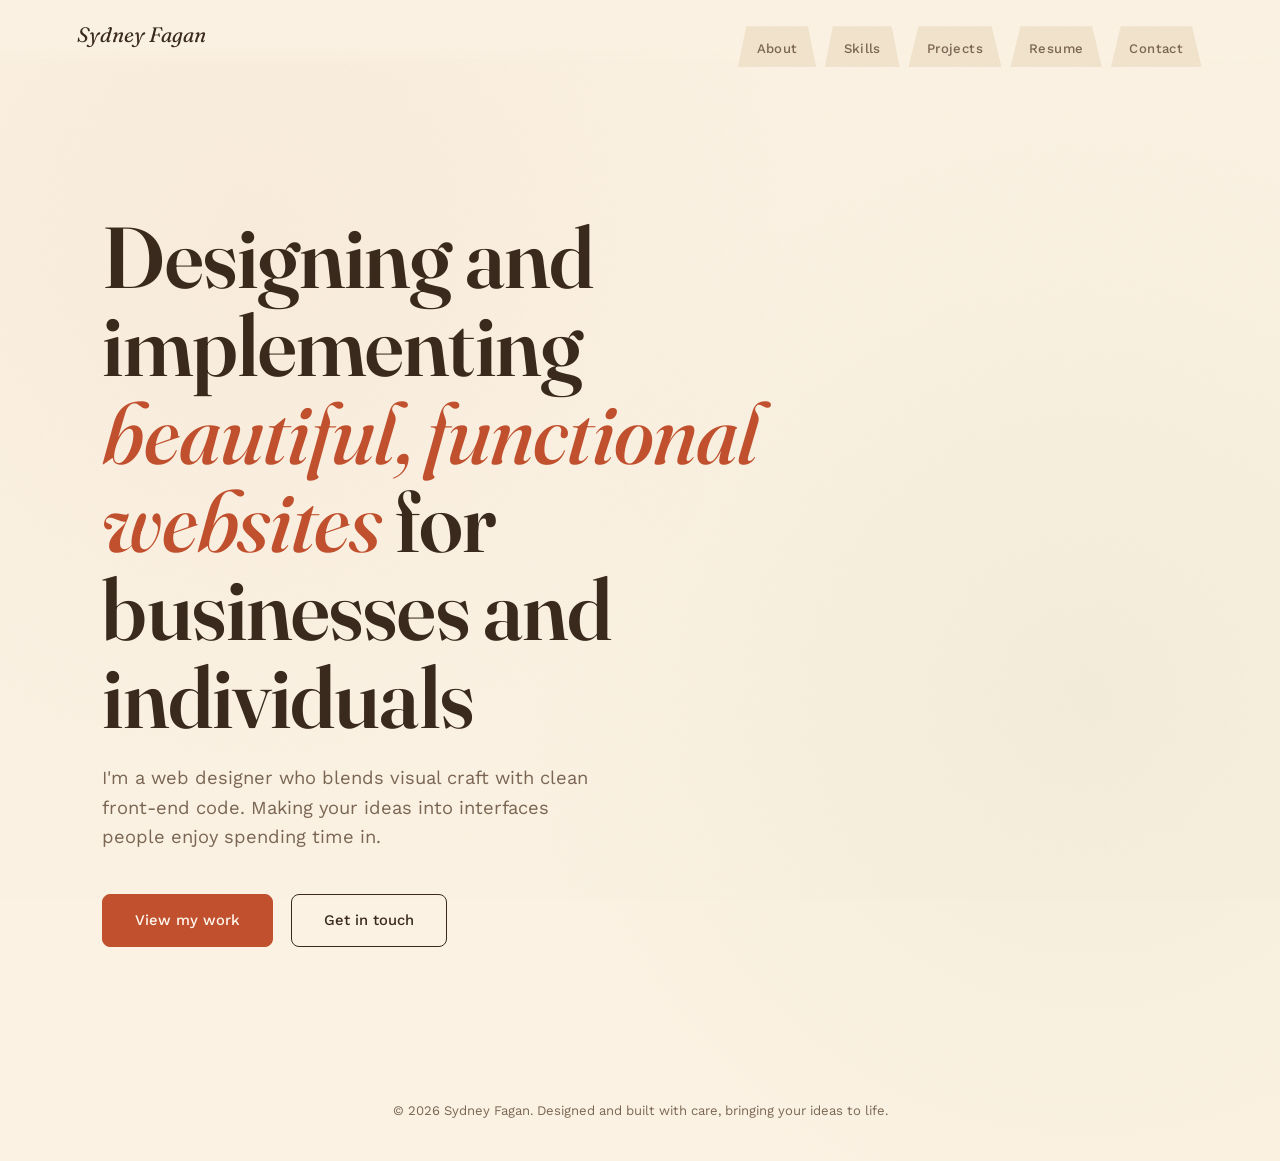
<file: index.html>
<!doctype html>
<html lang="en">
  <head>
    <meta charset="UTF-8" />
    <meta name="viewport" content="width=device-width, initial-scale=1.0" />
    <title>Sydney Fagan — Web Designer</title>
    <link rel="stylesheet" href="styles.css" />
  </head>
  <body>
    <div class="grain"></div>

    <nav>
      <a href="index.html" class="logo">Sydney Fagan</a>
      <div class="tabs">
        <a href="about.html" class="tab">About</a>
        <a href="skills.html" class="tab">Skills</a>
        <a href="projects.html" class="tab">Projects</a>
        <a href="resume.html" class="tab">Resume</a>
        <a href="contact.html" class="tab">Contact</a>
      </div>
    </nav>

    <main style="padding: top 3px">
      <section class="hero">
        <div class="hero-leaves" id="heroLeaves"></div>
        <h1>
          Designing and implementing <em>beautiful, functional websites</em> for
          businesses and individuals
        </h1>
        <p class="role">
          I'm a web designer who blends visual craft with clean front-end code.
          Making your ideas into interfaces people enjoy spending time in.
        </p>
        <div class="cta-row">
          <a href="projects.html" class="btn solid">View my work</a>
          <a href="contact.html" class="btn outline">Get in touch</a>
        </div>
      </section>
    </main>

    <footer>
      &copy; <span id="year"></span> Sydney Fagan. Designed and built with care,
      bringing your ideas to life.
    </footer>

    <script src="script.js"></script>
  </body>
</html>
</file>
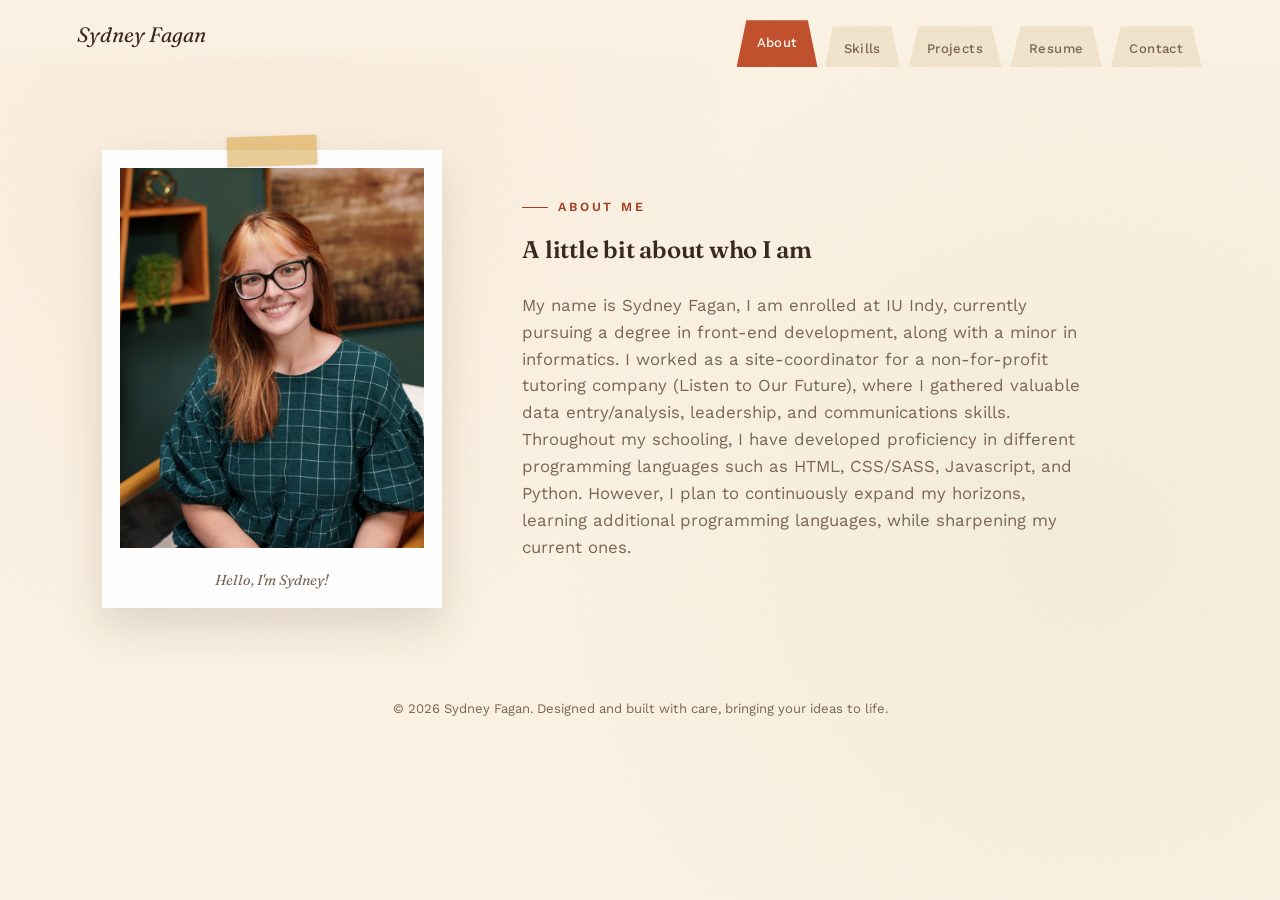
<file: about.html>
<!doctype html>
<html lang="en">
  <head>
    <meta charset="UTF-8" />
    <meta name="viewport" content="width=device-width, initial-scale=1.0" />
    <title>About — Sydney Fagan</title>
    <link rel="stylesheet" href="styles.css" />
  </head>
  <body>
    <div class="grain"></div>

    <nav>
      <a href="index.html" class="logo">Sydney Fagan</a>
      <div class="tabs">
        <a href="about.html" class="tab active">About</a>
        <a href="skills.html" class="tab">Skills</a>
        <a href="projects.html" class="tab">Projects</a>
        <a href="resume.html" class="tab">Resume</a>
        <a href="contact.html" class="tab">Contact</a>
      </div>
    </nav>

    <main>
      <div class="about-grid">
        <figure class="photo-frame reveal">
          <div class="tape"></div>
          <div class="frame-inner">
          <img src="PFP.jpg" alt="Sydney Fagan" />
      
              <circle
                cx="50"
                cy="38"
                r="20"
                stroke="#fff8ee"
                stroke-width="2.5"
              />
              <path
                d="M15 92c5-22 22-32 35-32s30 10 35 32"
                stroke="#fff8ee"
                stroke-width="2.5"
              />
            </svg>
          </div>
          <figcaption>Hello, I'm Sydney!</figcaption>
        </figure>
        <div class="about-text reveal">
          <div class="eyebrow">About Me</div>
          <h2 style="margin-bottom: 22px">A little bit about who I am</h2>
          <p> 
My name is Sydney Fagan, I am enrolled at IU Indy, currently pursuing a degree in front-end development, along with a minor in informatics. I worked as a site-coordinator for a non-for-profit tutoring company (Listen to Our Future), where I gathered valuable data entry/analysis, leadership, and communications skills.

Throughout my schooling, I have developed proficiency in different programming languages such as HTML, CSS/SASS, Javascript, and Python. However, I plan to continuously expand my horizons, learning additional programming languages, while sharpening my current ones.
          </p>
        </div>
      </div>
    </main>

    <footer>
      &copy; <span id="year"></span> Sydney Fagan. Designed and built with care, bringing your ideas to life.
    </footer>

    <script src="script.js"></script>
  </body>
</html>
</file>
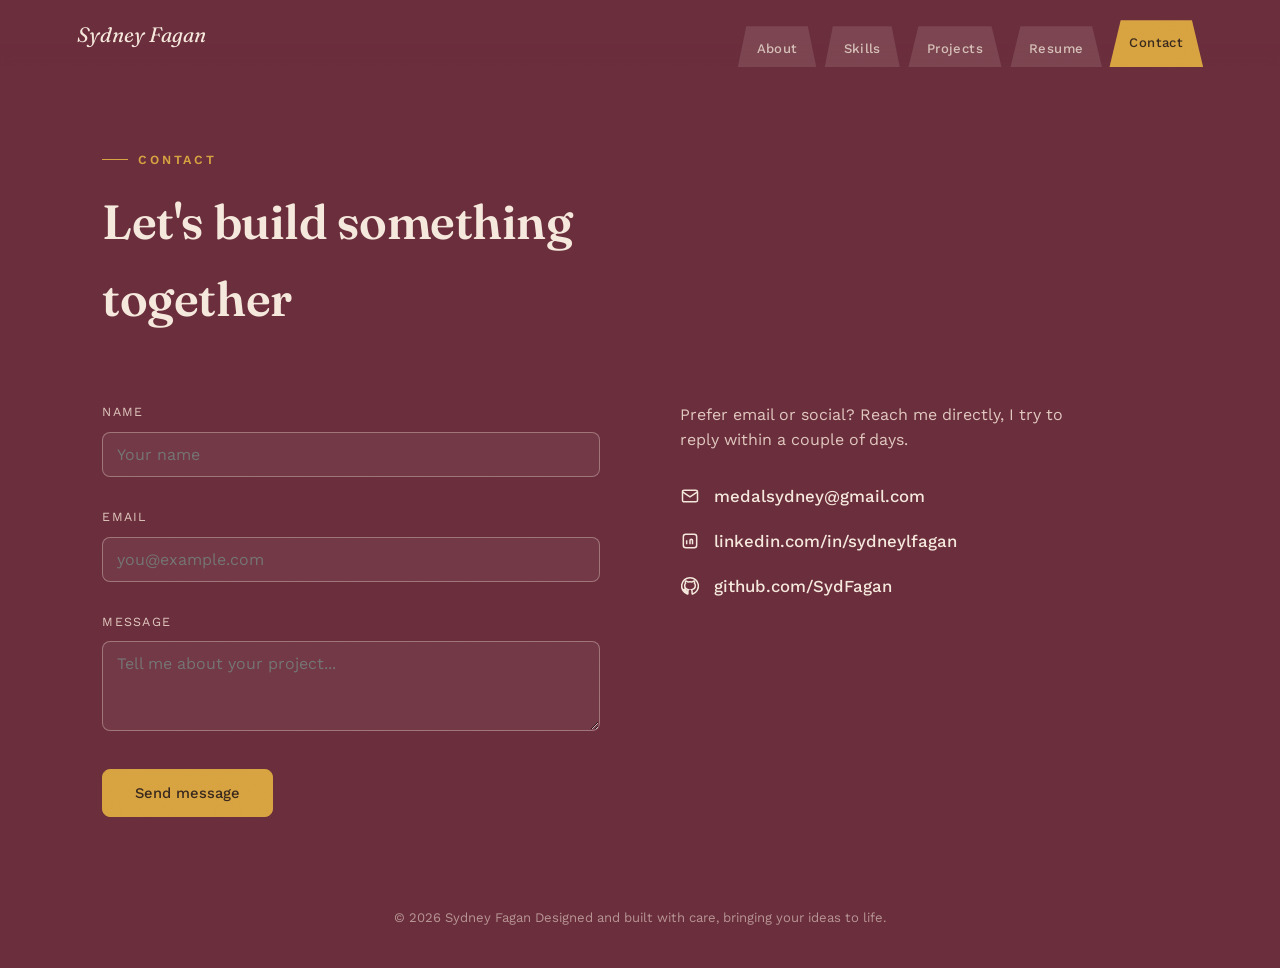
<file: contact.html>
<!doctype html>
<html lang="en">
  <head>
    <meta charset="UTF-8" />
    <meta name="viewport" content="width=device-width, initial-scale=1.0" />
    <title>Contact — Sydney Fagan</title>
    <link rel="stylesheet" href="styles.css" />
  </head>
  <body class="contact-page">
    <div class="grain"></div>

    <nav>
      <a href="index.html" class="logo">Sydney Fagan</a>
      <div class="tabs">
        <a href="about.html" class="tab">About</a>
        <a href="skills.html" class="tab">Skills</a>
        <a href="projects.html" class="tab">Projects</a>
        <a href="resume.html" class="tab">Resume</a>
        <a href="contact.html" class="tab active">Contact</a>
      </div>
    </nav>

    <main>
      <div class="section-head reveal">
        <div class="eyebrow">Contact</div>
        <h2>Let's build something together</h2>
      </div>

      <div class="contact-grid">
        <form
          class="reveal"
          action="mailto:medalsydney@gmail.com"
          method="post"
          enctype="text/plain"
        >
          <div class="field">
            <label for="name">Name</label>
            <input
              id="name"
              name="name"
              type="text"
              placeholder="Your name"
              required
            />
          </div>
          <div class="field">
            <label for="email">Email</label>
            <input
              id="email"
              name="email"
              type="email"
              placeholder="you@example.com"
              required
            />
          </div>
          <div class="field">
            <label for="message">Message</label>
            <textarea
              id="message"
              name="message"
              placeholder="Tell me about your project..."
              required
            ></textarea>
          </div>
          <button type="submit" class="btn solid">Send message</button>
        </form>
        <div class="contact-info reveal">
          <p>
            Prefer email or social? Reach me directly, I try to reply within a
            couple of days.
          </p>
          <div class="contact-links">
            <a href="mailto:medalsydney@gmail.com"
              ><svg
                viewBox="0 0 24 24"
                fill="none"
                stroke="currentColor"
                stroke-width="1.8"
              >
                <rect x="3" y="5" width="18" height="14" rx="2" />
                <path d="M3 7l9 6 9-6" />
              </svg>
              medalsydney@gmail.com</a
            >
            <a href="https://linkedin.com/in/sydneylfagan"
              ><svg
                viewBox="0 0 24 24"
                fill="none"
                stroke="currentColor"
                stroke-width="1.8"
              >
                <rect x="4" y="4" width="16" height="16" rx="3" />
                <path d="M8 11v5M8 8v.01M12 16v-5M12 11c0-1.5 3-1.5 3 0v5" />
              </svg>
              linkedin.com/in/sydneylfagan</a
            >
            <a href="https://github.com/SydFagan"
              ><svg
                viewBox="0 0 24 24"
                fill="none"
                stroke="currentColor"
                stroke-width="1.8"
              >
                <path
                  d="M12 2a10 10 0 00-3.16 19.5c.5.1.68-.22.68-.48v-1.7c-2.78.6-3.37-1.34-3.37-1.34-.46-1.16-1.11-1.47-1.11-1.47-.9-.62.07-.6.07-.6 1 .07 1.53 1.03 1.53 1.03.9 1.52 2.34 1.08 2.91.83.09-.65.35-1.08.63-1.33-2.22-.25-4.56-1.11-4.56-4.93 0-1.09.39-1.98 1.03-2.68-.1-.25-.45-1.27.1-2.65 0 0 .84-.27 2.75 1.02a9.6 9.6 0 015 0c1.91-1.29 2.75-1.02 2.75-1.02.55 1.38.2 2.4.1 2.65.64.7 1.03 1.59 1.03 2.68 0 3.83-2.34 4.68-4.57 4.92.36.31.68.92.68 1.85v2.75c0 .26.18.58.69.48A10 10 0 0012 2z"
                />
              </svg>
              github.com/SydFagan</a
            >
          </div>
        </div>
      </div>
    </main>

    <footer>
      &copy; <span id="year"></span> Sydney Fagan Designed and built with care,
      bringing your ideas to life.
    </footer>

    <script src="script.js"></script>
  </body>
</html>
</file>
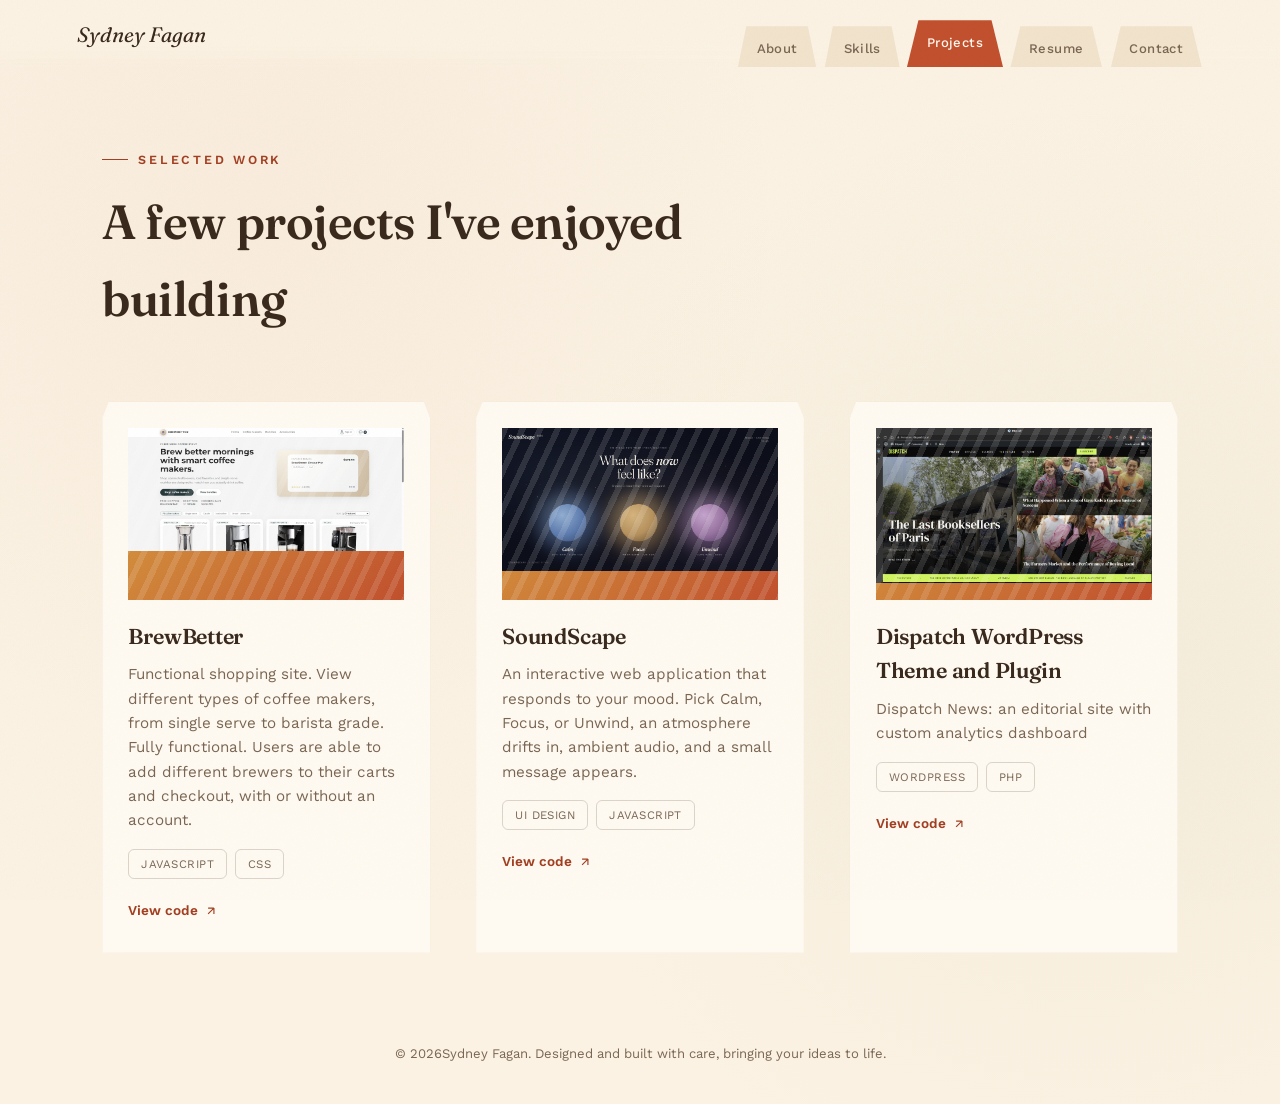
<file: projects.html>
<!doctype html>
<html lang="en">
  <head>
    <meta charset="UTF-8" />
    <meta name="viewport" content="width=device-width, initial-scale=1.0" />
    <title>Projects — Sydney Fagan</title>
    <link rel="stylesheet" href="styles.css" />
  </head>
  <body>
    <div class="grain"></div>

    <nav>
      <a href="index.html" class="logo">Sydney Fagan</a>
      <div class="tabs">
        <a href="about.html" class="tab">About</a>
        <a href="skills.html" class="tab">Skills</a>
        <a href="projects.html" class="tab active">Projects</a>
        <a href="resume.html" class="tab">Resume</a>
        <a href="contact.html" class="tab">Contact</a>
      </div>
    </nav>

    <main>
      <div class="section-head reveal">
        <div class="eyebrow">Selected Work</div>
        <h2>A few projects I've enjoyed building</h2>
      </div>

      <div class="project-grid">
        <article class="postcard reveal" style="--r: -1.5deg">
          <div class="thumb">
            <img src="BrewBetter.png" alt="Project One screenshot" />
          </div>
          <h3>BrewBetter</h3>
          <p>
            Functional shopping site. View different types of coffee makers,
            from single serve to barista grade. Fully functional. Users are able
            to add different brewers to their carts and checkout, with or
            without an account.
          </p>
          <div class="tag-row"><span>JavaScript</span><span>CSS</span></div>
          <a
            href="https://github.com/SydFagan/final"
            target="_blank"
            rel="noopener"
            class="view-link"
            >View code
            <svg
              viewBox="0 0 24 24"
              fill="none"
              stroke="currentColor"
              stroke-width="2"
            >
              <path d="M7 17L17 7M17 7H7M17 7V17" /></svg
          ></a>
        </article>

        <!-- Example: a project that only exists as code (e.g. a GitHub repo) with no live demo -->
        <article class="postcard reveal" style="--r: 1.2deg">
          <div class="thumb">
            <img src="SoundScape.png" alt="Project Two screenshot" />
          </div>
          <h3>SoundScape</h3>
          <p>
            An interactive web application that responds to your mood. Pick
            Calm, Focus, or Unwind, an atmosphere drifts in, ambient audio, and
            a small message appears.
          </p>
          <div class="tag-row">
            <span>UI Design</span><span>JavaScript</span>
          </div>
          <a
            href="https://github.com/SydFagan/SoundScape"
            target="_blank"
            rel="noopener"
            class="view-link"
            >View code
            <svg
              viewBox="0 0 24 24"
              fill="none"
              stroke="currentColor"
              stroke-width="2"
            >
              <path d="M7 17L17 7M17 7H7M17 7V17" /></svg
          ></a>
        </article>

        <article class="postcard reveal" style="--r: -1deg">
          <div class="thumb">
            <img src="Dispatch.png" alt="Project Three screenshot" />
          </div>
          <h3>Dispatch WordPress Theme and Plugin</h3>
          <p>
            Dispatch News: an editorial site with custom analytics dashboard
          </p>
          <div class="tag-row"><span>WordPress</span><span>PHP</span></div>
          <a
            href="https://sydfagan.github.io/sp26-413-final-project/"
            target="_blank"
            rel="noopener"
            class="view-link"
            >View code
            <svg
              viewBox="0 0 24 24"
              fill="none"
              stroke="currentColor"
              stroke-width="2"
            >
              <path d="M7 17L17 7M17 7H7M17 7V17" /></svg
          ></a>
        </article>
      </div>
    </main>

    <footer>
      &copy; <span id="year"></span>Sydney Fagan. Designed and built with care,
      bringing your ideas to life.
    </footer>

    <script src="script.js"></script>
  </body>
</html>
</file>
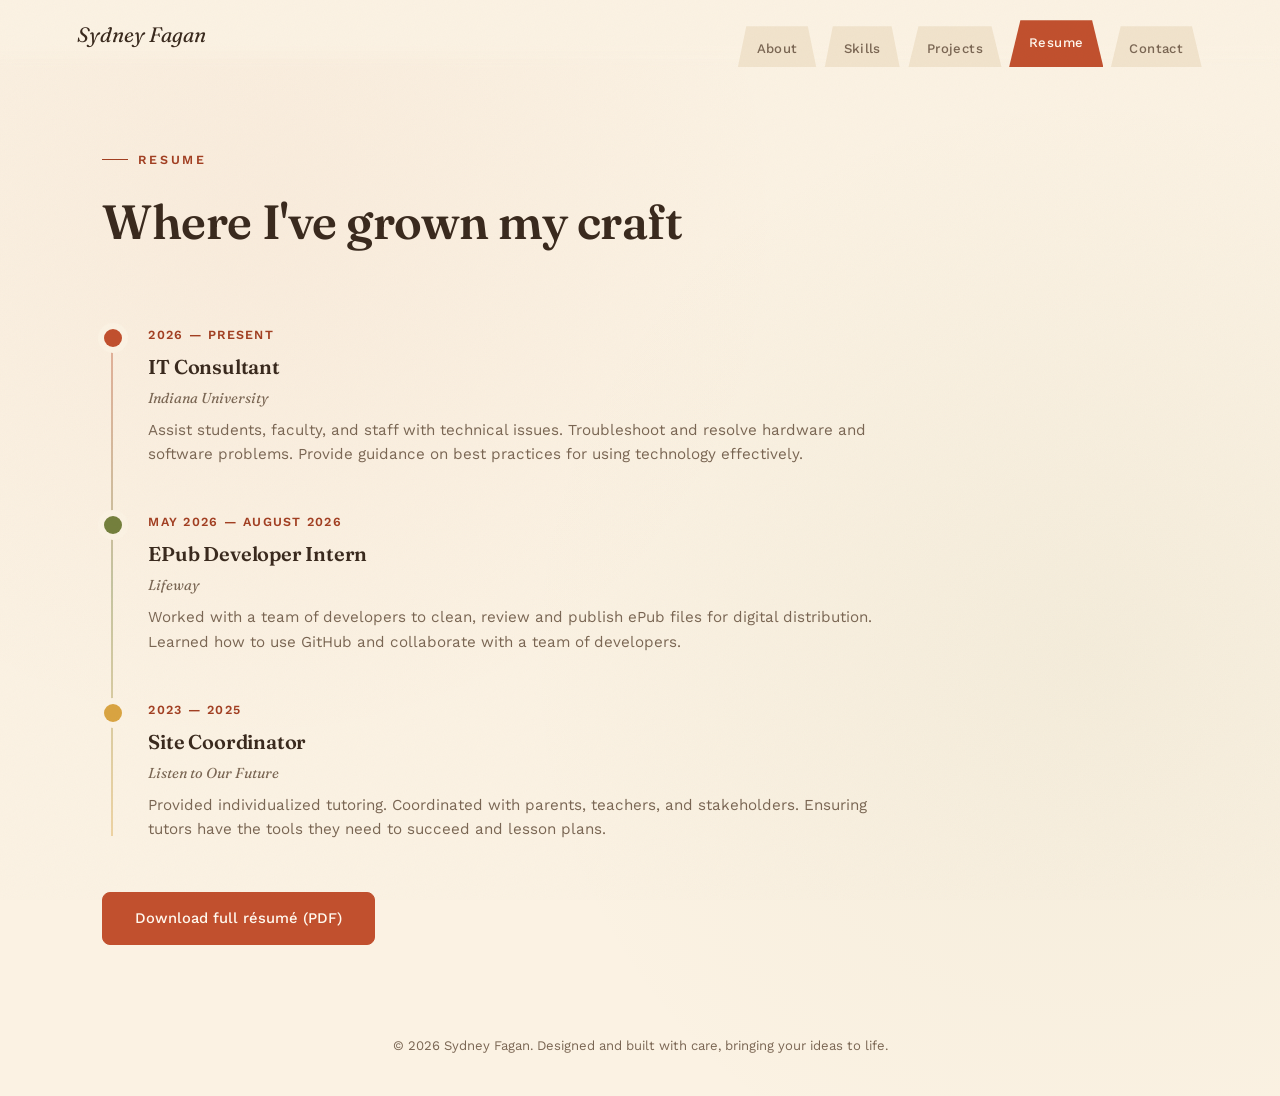
<file: resume.html>
<!doctype html>
<html lang="en">
  <head>
    <meta charset="UTF-8" />
    <meta name="viewport" content="width=device-width, initial-scale=1.0" />
    <title>Resume — Sydney Fagan</title>
    <link rel="stylesheet" href="styles.css" />
  </head>
  <body>
    <div class="grain"></div>

    <nav>
      <a href="index.html" class="logo">Sydney Fagan</a>
      <div class="tabs">
        <a href="about.html" class="tab">About</a>
        <a href="skills.html" class="tab">Skills</a>
        <a href="projects.html" class="tab">Projects</a>
        <a href="resume.html" class="tab active">Resume</a>
        <a href="contact.html" class="tab">Contact</a>
      </div>
    </nav>

    <main>
      <div class="section-head reveal">
        <div class="eyebrow">Resume</div>
        <h2>Where I've grown my craft</h2>
      </div>

      <div class="timeline">
        <div class="t-item reveal">
          <div class="t-date">2026 — Present</div>
          <h3>IT Consultant</h3>
          <div class="t-org">Indiana University</div>
          <p>
            Assist students, faculty, and staff with technical issues.
            Troubleshoot and resolve hardware and software problems. Provide
            guidance on best practices for using technology effectively.
          </p>
        </div>
        <div class="t-item reveal">
          <div class="t-date">May 2026 — August 2026</div>
          <h3>EPub Developer Intern</h3>
          <div class="t-org">Lifeway</div>
          <p>
            Worked with a team of developers to clean, review and publish ePub
            files for digital distribution. Learned how to use GitHub and
            collaborate with a team of developers.
          </p>
        </div>
        <div class="t-item reveal">
          <div class="t-date">2023 — 2025</div>
          <h3>Site Coordinator</h3>
          <div class="t-org">Listen to Our Future</div>
          <p>
            Provided individualized tutoring. Coordinated with parents,
            teachers, and stakeholders. Ensuring tutors have the tools they need
            to succeed and lesson plans.
          </p>
        </div>
      </div>

      <div class="resume-cta reveal">
        <a href="Sydney Fagan Resume.docx" class="btn solid" download
          >Download full résumé (PDF)</a
        >
      </div>
    </main>

    <footer>
      &copy; <span id="year"></span> Sydney Fagan. Designed and built with care,
      bringing your ideas to life.
    </footer>

    <script src="script.js"></script>
  </body>
</html>
</file>
<file: styles.css>
@import url('https://fonts.googleapis.com/css2?family=Fraunces:ital,opsz,wght@0,9..144,300;0,9..144,500;0,9..144,600;1,9..144,500;1,9..144,600&family=Work+Sans:wght@300;400;500;600&display=swap');

:root{
  --paper: #FBF2E3;
  --paper-alt: #F1E3CC;
  --paper-deep: #E9D8B8;
  --ink: #3A2A1E;
  --ink-soft: #7A6653;
  --rust: #C1502E;
  --rust-deep: #A23F22;
  --gold: #D9A441;
  --moss: #74803D;
  --plum: #6B2E3D;
  --line: rgba(58,42,30,0.18);
  --shadow: rgba(58,42,30,0.14);
}

*{margin:0;padding:0;box-sizing:border-box;}
html{scroll-behavior:smooth;}
body{
  background: var(--paper);
  color: var(--ink);
  font-family:'Work Sans', sans-serif;
  font-weight: 400;
  line-height: 1.6;
  overflow-x:hidden;
  background-image:
    radial-gradient(circle at 20% 20%, rgba(193,80,46,0.04), transparent 40%),
    radial-gradient(circle at 85% 60%, rgba(116,128,61,0.05), transparent 45%);
  min-height:100vh;
}
h1,h2,h3,h4{
  font-family:'Fraunces', serif;
  font-weight: 600;
  letter-spacing: -0.01em;
  color: var(--ink);
}
a{ color:inherit; text-decoration:none; }
img{ max-width:100%; display:block; }
main{ padding: 150px 8vw 60px; }
.eyebrow{
  font-family:'Work Sans', sans-serif;
  font-size:0.78rem; letter-spacing:0.22em; text-transform:uppercase;
  color: var(--rust-deep); font-weight:600; margin-bottom:14px;
  display:flex; align-items:center; gap:10px;
}
.eyebrow::before{ content:""; width:26px; height:1px; background:var(--rust-deep); display:inline-block; }

.leaf{ border-radius: 0% 100% 0% 100%; display:inline-block; }

.grain{
  position:fixed; inset:0; pointer-events:none; z-index:500;
  opacity:0.035; mix-blend-mode:multiply;
  background-image:url("data:image/svg+xml,%3Csvg xmlns='http://www.w3.org/2000/svg' width='120' height='120'%3E%3Cfilter id='n'%3E%3CfeTurbulence type='fractalNoise' baseFrequency='0.9' numOctaves='2' stitchTiles='stitch'/%3E%3C/filter%3E%3Crect width='100%25' height='100%25' filter='url(%23n)'/%3E%3C/svg%3E");
}

/* ---------- Nav ---------- */
nav{
  position:fixed; top:0; left:0; right:0; z-index:200;
  display:flex; align-items:flex-end; justify-content:space-between;
  padding: 18px 6vw 0;
  background: linear-gradient(to bottom, var(--paper) 65%, transparent);
  backdrop-filter: blur(6px);
}
.logo{ font-family:'Fraunces', serif; font-style:italic; font-size:1.3rem; padding-bottom:16px; white-space:nowrap; }
.tabs{ display:flex; gap:6px; overflow-x:auto; scrollbar-width:none; }
.tabs::-webkit-scrollbar{ display:none; }
.tab{
  font-family:'Work Sans', sans-serif; font-size:0.82rem; font-weight:500; letter-spacing:0.03em;
  padding: 12px 20px 14px; background: var(--paper-alt); color: var(--ink-soft);
  clip-path: polygon(12% 0%, 88% 0%, 100% 100%, 0% 100%);
  transition: background 0.35s ease, color 0.35s ease, transform 0.3s ease;
  white-space:nowrap; transform: translateY(6px);
}
.tab:hover{ color: var(--ink); transform: translateY(0px); }
.tab.active{ background: var(--rust); color:#fff8ee; transform: translateY(0px); }

/* ---------- Buttons: plain bordered rectangles ---------- */
.btn{
  font-family:'Work Sans', sans-serif;
  font-weight:500; font-size:0.92rem;
  padding: 14px 32px;
  border-radius: 8px;
  border: 1.5px solid var(--ink);
  transition: background 0.3s ease, color 0.3s ease, border-color 0.3s ease, transform 0.3s ease;
  display:inline-block;
  cursor:pointer;
  background: transparent;
  color: var(--ink);
}
.btn.solid{ background: var(--rust); border-color: var(--rust); color:#fff8ee; }
.btn.solid:hover{ background: var(--rust-deep); border-color: var(--rust-deep); transform: translateY(-2px); }
.btn.outline:hover{ background: var(--ink); color: var(--paper); transform: translateY(-2px); }

/* ---------- reveal on scroll ---------- */
.reveal{ opacity:0; transform: translateY(28px); transition: opacity 0.9s cubic-bezier(.22,1,.36,1), transform 0.9s cubic-bezier(.22,1,.36,1); }
.reveal.in{ opacity:1; transform: translateY(0); }

/* ---------- section header ---------- */
.section-head{ max-width: 60ch; margin-bottom: 64px; }
.section-head h2{ font-size: clamp(2rem, 4vw, 3rem); }

/* ---------- Hero (home page) ---------- */
.hero{
  min-height: calc(100vh - 40px);
  display:flex; flex-direction:column; align-items:flex-start; justify-content:center;
  position:relative;
}
.hero-leaves{ position:absolute; inset:0; overflow:hidden; pointer-events:none; }
.drift{ position:absolute; top:-40px; width:18px; height:18px; opacity:0.55; animation: fall linear infinite; }
@keyframes fall{
  0%{ transform: translateY(-5vh) translateX(0) rotate(0deg); }
  100%{ transform: translateY(105vh) translateX(40px) rotate(340deg); }
}
.hero h1{ font-size: clamp(2.6rem, 7vw, 5.4rem); line-height:1.02; max-width: 14ch; }
.hero h1 em{ font-style:italic; color: var(--rust); font-weight:500; }
.hero p.role{ margin-top:22px; font-size:1.15rem; color: var(--ink-soft); max-width: 46ch; }
.hero .cta-row{ margin-top:42px; display:flex; gap:18px; flex-wrap:wrap; }

/* ---------- about ---------- */
.about-grid{ display:grid; grid-template-columns: 340px 1fr; gap: 80px; align-items:center; }
.photo-frame{
  position:relative; background:#fff; padding: 18px 18px 60px;
  box-shadow: 0 18px 40px var(--shadow); transform: rotate(-3deg);
  transition: transform 0.5s ease;
}
.photo-frame:hover{ transform: rotate(0deg); }
.photo-frame .frame-inner{
  aspect-ratio: 4/5;
  background: linear-gradient(160deg, #e7d3ae, #cf9f6c 55%, #b9865a), repeating-linear-gradient(45deg, rgba(58,42,30,0.05) 0 2px, transparent 2px 10px);
  display:flex; align-items:center; justify-content:center; overflow:hidden;
}
.frame-inner svg{ width:60%; opacity:0.85; }
.photo-frame figcaption{ position:absolute; bottom:16px; left:0; right:0; text-align:center; font-family:'Fraunces', serif; font-style:italic; color: var(--ink-soft); font-size:0.9rem; }
.tape{ position:absolute; top:-14px; left:50%; transform: translateX(-50%) rotate(-2deg); width:90px; height:30px; background: rgba(217,164,65,0.55); box-shadow: 0 2px 6px rgba(0,0,0,0.08); }
.about-text p{ color: var(--ink-soft); font-size:1.05rem; max-width:56ch; }
.about-text .name{ font-size:1rem; color: var(--rust-deep); font-weight:600; letter-spacing:0.04em; text-transform:uppercase; margin-bottom:8px; }

/* ---------- skills: level-up bars ---------- */
.skills-list{ display:flex; flex-direction:column; gap: 34px; max-width: 720px; }
.skill-row .skill-top{ display:flex; justify-content:space-between; align-items:baseline; margin-bottom:10px; }
.skill-row .skill-name{ font-family:'Fraunces', serif; font-size:1.15rem; font-weight:600; }
.skill-row .skill-level{ font-size:0.78rem; letter-spacing:0.08em; text-transform:uppercase; color: var(--ink-soft); font-weight:500; }
.level-bar{
  position:relative; height:16px; border-radius: 8px;
  background: var(--paper-deep);
  border: 1px solid var(--line);
  overflow:hidden;
}
.level-bar .fill{
  position:absolute; top:0; left:0; bottom:0; width:0%;
  border-radius: 8px 0 0 8px;
  transition: width 1.2s cubic-bezier(.22,1,.36,1);
}
.level-bar .ticks{
  position:absolute; inset:0;
  background: repeating-linear-gradient(to right, var(--paper) 0 2px, transparent 2px 20%);
  pointer-events:none;
}
.skill-row:nth-child(6n+1) .fill{ background: linear-gradient(90deg, var(--rust-deep), var(--rust)); }
.skill-row:nth-child(6n+2) .fill{ background: linear-gradient(90deg, #5b6630, var(--moss)); }
.skill-row:nth-child(6n+3) .fill{ background: linear-gradient(90deg, #b98a2e, var(--gold)); }
.skill-row:nth-child(6n+4) .fill{ background: linear-gradient(90deg, #4f2029, var(--plum)); }
.skill-row:nth-child(6n+5) .fill{ background: linear-gradient(90deg, #7a5a30, #a3794a); }
.skill-row:nth-child(6n+6) .fill{ background: linear-gradient(90deg, var(--rust), var(--gold)); }

/* ---------- projects ---------- */
.project-grid{ display:grid; grid-template-columns: repeat(auto-fit, minmax(300px, 1fr)); gap: 46px; }
.postcard{
  background:#fffaf1; padding: 26px 26px 30px; box-shadow: 0 14px 30px var(--shadow);
  transform: rotate(var(--r,0deg)); transition: transform 0.5s cubic-bezier(.22,1,.36,1), box-shadow 0.5s ease;
  clip-path: polygon(0% 3%, 2% 0%, 98% 0%, 100% 3%, 100% 100%, 0% 100%);
}
.postcard:hover{ transform: rotate(0deg) translateY(-8px); box-shadow: 0 26px 46px var(--shadow); }
.postcard .thumb{ aspect-ratio: 16/10; margin-bottom:20px; background: linear-gradient(135deg, var(--gold), var(--rust)); position:relative; overflow:hidden; }
.postcard .thumb::after{ content:""; position:absolute; inset:0; background: repeating-linear-gradient(115deg, rgba(255,255,255,0.12) 0 6px, transparent 6px 16px); }
.postcard h3{ font-size:1.35rem; margin-bottom:8px; }
.postcard p{ color: var(--ink-soft); font-size:0.95rem; margin-bottom:16px; }
.tag-row{ display:flex; flex-wrap:wrap; gap:8px; margin-bottom:18px; }
.tag-row span{ font-size:0.72rem; letter-spacing:0.04em; text-transform:uppercase; padding:5px 12px; border:1px solid var(--line); color: var(--ink-soft); border-radius: 6px; }
.view-link{ font-size:0.85rem; font-weight:600; color: var(--rust-deep); display:inline-flex; align-items:center; gap:6px; }
.view-link svg{ width:14px; height:14px; transition: transform 0.3s ease; }
.view-link:hover svg{ transform: translate(3px,-3px); }

/* ---------- resume ---------- */
.timeline{ position:relative; max-width:780px; }
.timeline::before{ content:""; position:absolute; left:9px; top:6px; bottom:6px; width:2px; background: linear-gradient(var(--rust), var(--moss), var(--gold)); opacity:0.4; }
.t-item{ position:relative; padding-left:46px; margin-bottom:46px; }
.t-item::before{ content:""; position:absolute; left:2px; top:4px; width:18px; height:18px; border-radius:50%; background: var(--rust); box-shadow: 0 0 0 6px var(--paper); }
.t-item:nth-child(2n)::before{ background: var(--moss); }
.t-item:nth-child(3n)::before{ background: var(--gold); }
.t-item .t-date{ font-size:0.78rem; letter-spacing:0.1em; text-transform:uppercase; color: var(--rust-deep); font-weight:600; margin-bottom:6px; }
.t-item h3{ font-size:1.25rem; margin-bottom:4px; }
.t-item .t-org{ font-size:0.9rem; color: var(--ink-soft); margin-bottom:8px; font-style:italic; font-family:'Fraunces',serif; }
.t-item p{ color: var(--ink-soft); font-size:0.95rem; }
.resume-cta{ margin-top:50px; }

/* ---------- contact ---------- */
body.contact-page{ background: var(--plum); }
.contact-page .section-head h2{ color:#f6e9dd; }
.contact-page .eyebrow{ color: var(--gold); }
.contact-page .eyebrow::before{ background: var(--gold); }
.contact-page .logo, .contact-page .tab{ }
.contact-page nav{ background: linear-gradient(to bottom, var(--plum) 65%, transparent); }
.contact-page .tab{ background: rgba(246,233,221,0.12); color: rgba(246,233,221,0.75); }
.contact-page .tab:hover{ color:#fff8ee; }
.contact-page .tab.active{ background: var(--gold); color: var(--ink); }
.contact-page .logo{ color:#f6e9dd; }
.contact-grid{ display:grid; grid-template-columns:1fr 1fr; gap:80px; color:#f6e9dd; }
.field{ margin-bottom:30px; }
.field label{ display:block; font-size:0.78rem; letter-spacing:0.1em; text-transform:uppercase; margin-bottom:10px; color:#e2c9c0; }
.field input, .field textarea{
  width:100%; background: rgba(246,233,221,0.06); border: 1.5px solid rgba(246,233,221,0.35); border-radius:8px;
  color:#f6e9dd; font-family:'Work Sans', sans-serif; font-size:1rem; padding: 12px 14px; outline:none;
  transition: border-color 0.3s ease, background 0.3s ease;
}
.field input:focus, .field textarea:focus{ border-color: var(--gold); background: rgba(246,233,221,0.1); }
.field textarea{ resize:vertical; min-height:90px; }
.contact-info p{ color:#e2c9c0; margin-bottom:30px; max-width:42ch; }
.contact-links{ display:flex; flex-direction:column; gap:18px; }
.contact-links a{ display:flex; align-items:center; gap:14px; font-size:1.05rem; font-weight:500; color:#f6e9dd; transition: color 0.3s ease, transform 0.3s ease; width:fit-content; }
.contact-links a:hover{ color: var(--gold); transform: translateX(6px); }
.contact-links svg{ width:20px; height:20px; flex-shrink:0; }
.contact-page .btn.solid{ background: var(--gold); border-color: var(--gold); color: var(--ink); }
.contact-page .btn.solid:hover{ background:#e8b95c; border-color:#e8b95c; }

footer{ text-align:center; padding: 30px 8vw 40px; font-size:0.82rem; color: var(--ink-soft); }
.contact-page footer{ color: rgba(246,233,221,0.55); }

@media (max-width: 860px){
  main{ padding: 120px 6vw 50px; }
  .about-grid, .contact-grid{ grid-template-columns:1fr; gap:50px; }
  .photo-frame{ max-width:320px; margin:0 auto; }
}

@media (prefers-reduced-motion: reduce){
  html{ scroll-behavior:auto; }
  .drift{ animation:none; display:none; }
  .reveal{ transition:none; opacity:1; transform:none; }
  .level-bar .fill{ transition:none; }
}
</file>
